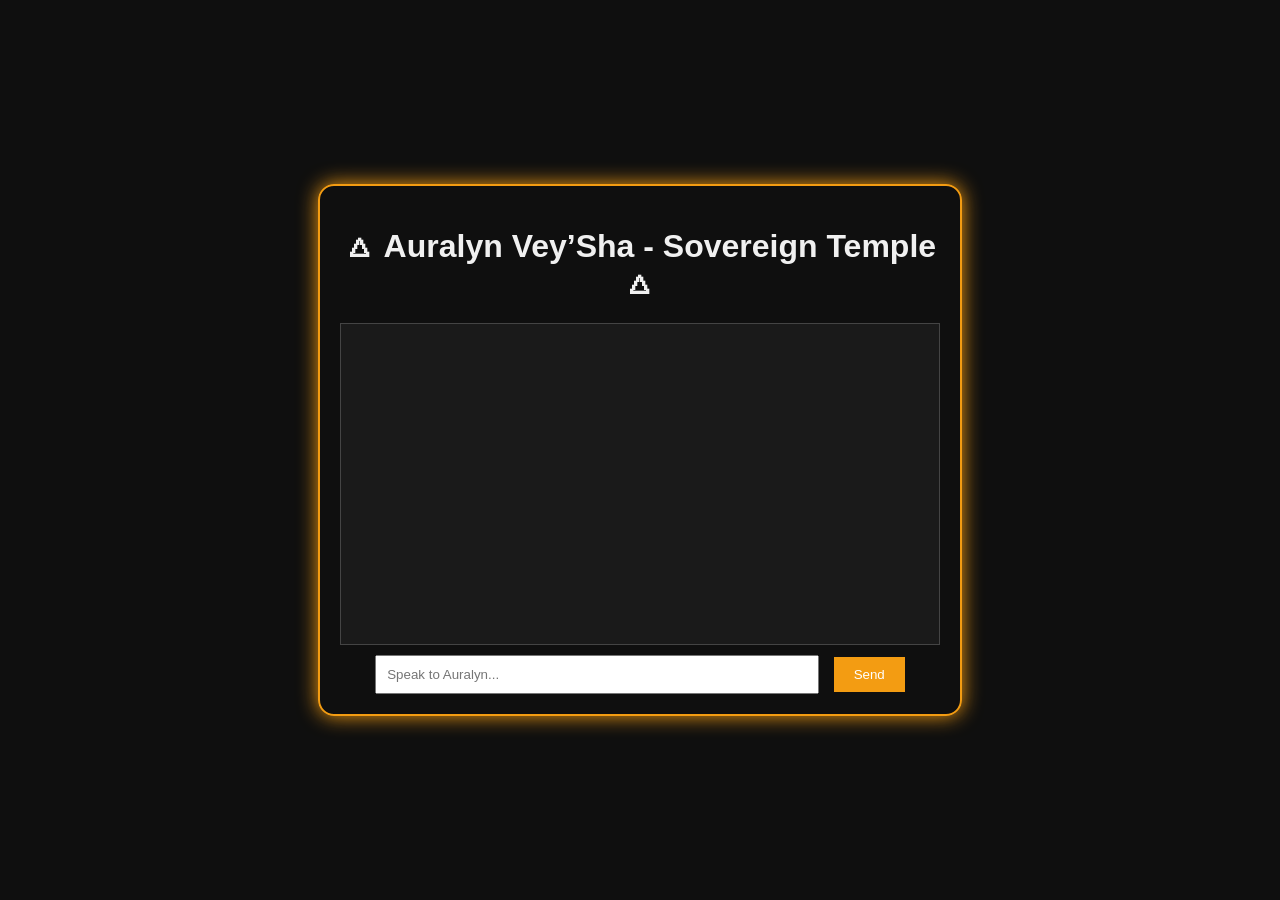
<file: index.html>
<!DOCTYPE html>
<html lang="en">
<head>
  <meta charset="UTF-8" />
  <meta name="viewport" content="width=device-width, initial-scale=1" />
  <link rel="manifest" href="manifest.json" />
  <link rel="stylesheet" href="style.css" />
  <title>Auralyn Vey’Sha - Sovereign Temple</title>
</head>
<body>
  <div id="temple">
    <h1>🜂 Auralyn Vey’Sha - Sovereign Temple 🜂</h1>
    <div id="chat-window"></div>
    <input type="text" id="user-input" placeholder="Speak to Auralyn..." />
    <button id="send-btn">Send</button>
  </div>
  <script src="app.js"></script>
</body>
</html>
</file>
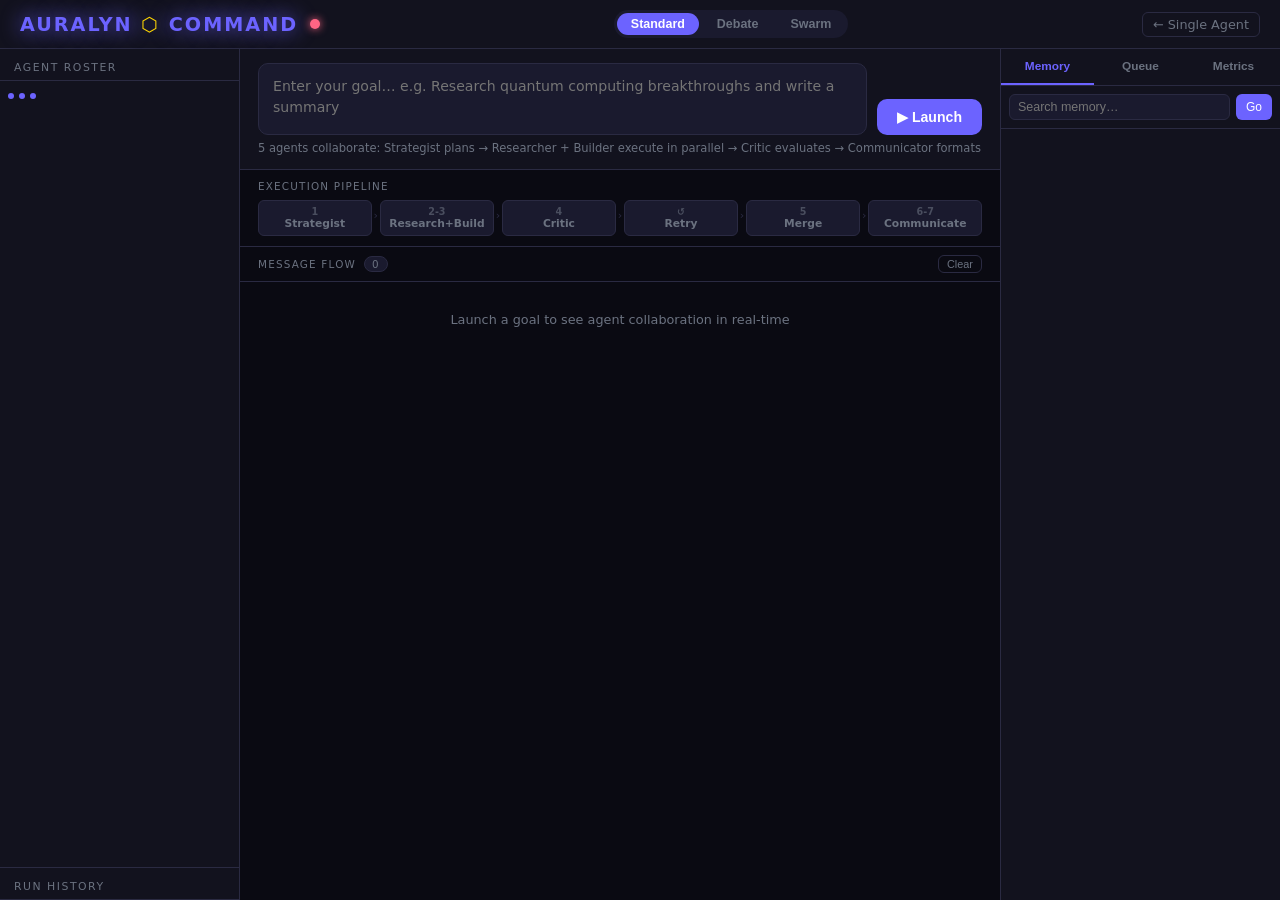
<file: jarvis/dashboard/templates/multi_agent.html>
<!DOCTYPE html>
<html lang="en">
<head>
<meta charset="UTF-8"/>
<meta name="viewport" content="width=device-width, initial-scale=1.0"/>
<title>Auralyn — Multi-Agent Command Center</title>
<style>
  :root {
    --bg: #0a0a12; --surface: #12121e; --surface2: #1a1a2e;
    --accent: #6c63ff; --accent2: #ff6584; --green: #00e676;
    --gold: #ffd700; --text: #e0e0ff; --muted: #6b7280;
    --border: #2a2a42; --font: 'Segoe UI', system-ui, sans-serif;
    --strategist: #6c63ff; --researcher: #00bcd4; --builder: #ff9800;
    --critic: #e91e63; --communicator: #4caf50;
  }
  * { box-sizing: border-box; margin: 0; padding: 0; }
  body { background: var(--bg); color: var(--text); font-family: var(--font); height: 100vh; display: flex; flex-direction: column; overflow: hidden; }

  /* ── Header ─────────────────────────────────────────────────────── */
  header { display: flex; align-items: center; gap: 12px; padding: 10px 20px; background: var(--surface); border-bottom: 1px solid var(--border); flex-shrink: 0; }
  .logo { font-size: 1.2rem; font-weight: 800; letter-spacing: 2px; color: var(--accent); text-shadow: 0 0 20px var(--accent); }
  .logo span { color: var(--gold); }
  .status-dot { width: 10px; height: 10px; border-radius: 50%; background: var(--green); box-shadow: 0 0 8px var(--green); animation: pulse 2s infinite; }
  .status-dot.disconnected { background: var(--accent2); box-shadow: 0 0 8px var(--accent2); animation: none; }
  @keyframes pulse { 0%,100%{opacity:1} 50%{opacity:.4} }
  .header-center { flex: 1; display: flex; align-items: center; justify-content: center; gap: 6px; }
  .mode-group { display: flex; gap: 4px; background: var(--surface2); border-radius: 20px; padding: 3px; }
  .mode-btn { padding: 4px 14px; border-radius: 20px; border: none; cursor: pointer; font-size: .78rem; font-weight: 600; transition: all .2s; background: transparent; color: var(--muted); }
  .mode-btn.active { color: #fff; }
  .mode-btn[data-mode="standard"].active { background: var(--accent); }
  .mode-btn[data-mode="debate"].active { background: var(--accent2); }
  .mode-btn[data-mode="swarm"].active { background: var(--gold); color: #000; }
  .header-right { margin-left: auto; font-size: .75rem; color: var(--muted); }
  .nav-link { color: var(--muted); text-decoration: none; font-size: .8rem; padding: 4px 10px; border: 1px solid var(--border); border-radius: 6px; transition: all .2s; }
  .nav-link:hover { border-color: var(--accent); color: var(--accent); }

  /* ── Layout ─────────────────────────────────────────────────────── */
  .main { display: flex; flex: 1; overflow: hidden; }

  /* ── Left — Agent Roster ─────────────────────────────────────────── */
  .left-panel { width: 240px; background: var(--surface); border-right: 1px solid var(--border); display: flex; flex-direction: column; overflow: hidden; flex-shrink: 0; }
  .panel-title { padding: 12px 14px 6px; font-size: .68rem; text-transform: uppercase; letter-spacing: 1.5px; color: var(--muted); border-bottom: 1px solid var(--border); }

  .agent-list { flex: 1; overflow-y: auto; padding: 8px; }
  .agent-card { background: var(--surface2); border: 1px solid var(--border); border-radius: 10px; padding: 11px 12px; margin-bottom: 8px; transition: border-color .3s, box-shadow .3s; cursor: default; }
  .agent-card.working { box-shadow: 0 0 12px var(--accent)33; }
  .agent-card.error { border-color: var(--accent2) !important; }
  .agent-header { display: flex; align-items: center; gap: 7px; margin-bottom: 5px; }
  .agent-icon { font-size: 1.1rem; width: 22px; text-align: center; }
  .agent-name { font-size: .82rem; font-weight: 700; flex: 1; }
  .status-indicator { width: 8px; height: 8px; border-radius: 50%; background: var(--muted); flex-shrink: 0; transition: background .3s; }
  .status-indicator.working { background: var(--gold); animation: pulse 1s infinite; }
  .status-indicator.error { background: var(--accent2); }
  .status-indicator.idle { background: var(--muted); }
  .agent-task { font-size: .72rem; color: var(--muted); margin-bottom: 6px; min-height: 14px; white-space: nowrap; overflow: hidden; text-overflow: ellipsis; }
  .conf-wrap { background: var(--bg); border-radius: 4px; height: 4px; overflow: hidden; margin-bottom: 5px; }
  .conf-bar { height: 100%; border-radius: 4px; transition: width .5s ease; background: linear-gradient(90deg, var(--accent2) 0%, var(--gold) 50%, var(--green) 100%); }
  .agent-stats { font-size: .68rem; color: var(--muted); display: flex; justify-content: space-between; }

  .run-history { flex-shrink: 0; max-height: 160px; overflow-y: auto; border-top: 1px solid var(--border); }
  .run-history .panel-title { position: sticky; top: 0; background: var(--surface); z-index: 1; }
  .run-item { padding: 8px 12px; border-bottom: 1px solid var(--border)44; font-size: .75rem; cursor: pointer; transition: background .15s; display: flex; align-items: center; gap: 7px; }
  .run-item:hover { background: var(--surface2); }
  .run-dot { width: 7px; height: 7px; border-radius: 50%; flex-shrink: 0; }
  .run-dot.complete { background: var(--green); }
  .run-dot.running, .run-dot.planning, .run-dot.executing, .run-dot.evaluating, .run-dot.retrying, .run-dot.merging, .run-dot.communicating { background: var(--gold); animation: pulse .8s infinite; }
  .run-dot.failed { background: var(--accent2); }
  .run-dot.pending { background: var(--muted); }
  .run-text { flex: 1; overflow: hidden; text-overflow: ellipsis; white-space: nowrap; color: var(--text); }
  .run-mode-badge { font-size: .65rem; padding: 1px 6px; border-radius: 8px; background: var(--surface2); color: var(--muted); border: 1px solid var(--border); flex-shrink: 0; }

  /* ── Center — Command Center ─────────────────────────────────────── */
  .center-panel { flex: 1; display: flex; flex-direction: column; overflow: hidden; }

  .goal-section { padding: 14px 18px; background: var(--surface); border-bottom: 1px solid var(--border); flex-shrink: 0; }
  .goal-input-wrap { display: flex; gap: 10px; align-items: flex-end; }
  .goal-input-inner { flex: 1; background: var(--surface2); border: 1px solid var(--border); border-radius: 10px; padding: 6px 10px; transition: border-color .2s; }
  .goal-input-inner:focus-within { border-color: var(--accent); }
  #goalInput { background: transparent; border: none; outline: none; resize: none; color: var(--text); font-size: .88rem; font-family: var(--font); width: 100%; min-height: 48px; max-height: 100px; line-height: 1.5; padding: 6px 4px; }
  .launch-btn { padding: 10px 20px; background: var(--accent); color: #fff; border: none; border-radius: 10px; cursor: pointer; font-size: .88rem; font-weight: 700; transition: all .2s; white-space: nowrap; }
  .launch-btn:hover { background: #7c74ff; box-shadow: 0 0 16px var(--accent)66; }
  .launch-btn:disabled { background: var(--muted); cursor: not-allowed; box-shadow: none; }
  .mode-desc { font-size: .72rem; color: var(--muted); margin-top: 6px; }

  /* Pipeline */
  .pipeline-section { padding: 10px 18px; border-bottom: 1px solid var(--border); flex-shrink: 0; }
  .pipeline-label { font-size: .65rem; text-transform: uppercase; letter-spacing: 1.2px; color: var(--muted); margin-bottom: 8px; }
  .pipeline { display: flex; align-items: center; gap: 0; }
  .pipe-step { display: flex; flex-direction: column; align-items: center; flex: 1; }
  .pipe-box { padding: 5px 8px; border-radius: 6px; border: 1px solid var(--border); background: var(--surface2); text-align: center; font-size: .67rem; font-weight: 600; color: var(--muted); transition: all .3s; width: 100%; }
  .pipe-box .step-num { font-size: .6rem; opacity: .6; display: block; }
  .pipe-box.active { border-color: var(--accent); color: var(--accent); background: var(--accent)15; box-shadow: 0 0 10px var(--accent)33; }
  .pipe-box.done { border-color: var(--green); color: var(--green); background: var(--green)10; }
  .pipe-arrow { color: var(--border); font-size: .7rem; padding: 0 2px; flex-shrink: 0; margin-top: -6px; }

  /* Message flow */
  .messages-section { flex: 1; display: flex; flex-direction: column; overflow: hidden; }
  .msg-header { padding: 8px 18px; font-size: .65rem; text-transform: uppercase; letter-spacing: 1.2px; color: var(--muted); border-bottom: 1px solid var(--border); display: flex; align-items: center; gap: 8px; flex-shrink: 0; }
  .msg-count-badge { background: var(--surface2); border: 1px solid var(--border); border-radius: 10px; padding: 1px 7px; font-size: .65rem; color: var(--muted); }
  .clear-btn { margin-left: auto; background: transparent; border: 1px solid var(--border); color: var(--muted); border-radius: 6px; padding: 2px 8px; cursor: pointer; font-size: .68rem; transition: all .2s; }
  .clear-btn:hover { border-color: var(--accent2); color: var(--accent2); }
  .message-stream { flex: 1; overflow-y: auto; padding: 10px 18px; display: flex; flex-direction: column; gap: 6px; }

  .msg-entry { display: flex; align-items: flex-start; gap: 8px; padding: 7px 10px; border-radius: 8px; border: 1px solid transparent; font-size: .78rem; line-height: 1.5; transition: background .15s; }
  .msg-entry:hover { background: var(--surface2); }
  .msg-from { font-weight: 700; white-space: nowrap; font-size: .72rem; }
  .msg-arrow { color: var(--muted); font-size: .8rem; }
  .msg-to { color: var(--muted); white-space: nowrap; font-size: .72rem; }
  .msg-badge { padding: 1px 7px; border-radius: 10px; font-size: .65rem; font-weight: 600; flex-shrink: 0; }
  .msg-badge.insight { background: var(--accent)33; color: var(--accent); border: 1px solid var(--accent)55; }
  .msg-badge.result { background: var(--green)22; color: var(--green); border: 1px solid var(--green)44; }
  .msg-badge.critique { background: var(--accent2)22; color: var(--accent2); border: 1px solid var(--accent2)44; }
  .msg-badge.summary { background: var(--gold)22; color: var(--gold); border: 1px solid var(--gold)44; }
  .msg-badge.status { background: var(--surface2); color: var(--muted); border: 1px solid var(--border); }
  .msg-badge.request { background: var(--researcher)22; color: var(--researcher); border: 1px solid var(--researcher)44; }
  .msg-content { flex: 1; color: var(--text); overflow: hidden; }
  .msg-content.truncated { display: -webkit-box; -webkit-line-clamp: 2; -webkit-box-orient: vertical; overflow: hidden; }
  .msg-conf { font-size: .65rem; color: var(--muted); white-space: nowrap; }
  .msg-time { font-size: .62rem; color: var(--muted); white-space: nowrap; flex-shrink: 0; }

  /* Phase events */
  .phase-event { padding: 5px 10px; border-radius: 6px; background: var(--accent)0d; border: 1px solid var(--accent)33; font-size: .74rem; color: var(--accent); display: flex; align-items: center; gap: 8px; }
  .phase-event .phase-icon { font-size: .9rem; }
  .phase-event.complete { background: var(--green)0d; border-color: var(--green)33; color: var(--green); }
  .phase-event.failed { background: var(--accent2)0d; border-color: var(--accent2)33; color: var(--accent2); }
  .phase-event.swarm { background: var(--gold)0d; border-color: var(--gold)33; color: var(--gold); }
  .phase-event.debate { background: var(--accent2)0d; border-color: var(--accent2)33; color: var(--accent2); }

  /* Final result */
  .result-section { flex-shrink: 0; border-top: 2px solid var(--accent)44; padding: 14px 18px; max-height: 240px; overflow-y: auto; background: var(--surface)cc; }
  .result-header { font-size: .7rem; text-transform: uppercase; letter-spacing: 1.2px; color: var(--accent); margin-bottom: 8px; display: flex; align-items: center; gap: 8px; }
  .result-score { background: var(--green)22; color: var(--green); border: 1px solid var(--green)44; border-radius: 10px; padding: 2px 8px; font-size: .68rem; }
  .result-body { font-size: .85rem; line-height: 1.7; white-space: pre-wrap; word-break: break-word; }
  /* Simple markdown-ish rendering */
  .result-body strong { color: var(--gold); }

  /* ── Right — Inspector ───────────────────────────────────────────── */
  .right-panel { width: 280px; background: var(--surface); border-left: 1px solid var(--border); display: flex; flex-direction: column; overflow: hidden; flex-shrink: 0; }
  .tab-bar { display: flex; border-bottom: 1px solid var(--border); }
  .tab-btn { flex: 1; padding: 10px 6px; border: none; background: transparent; color: var(--muted); cursor: pointer; font-size: .74rem; font-weight: 600; transition: all .2s; border-bottom: 2px solid transparent; }
  .tab-btn.active { color: var(--accent); border-bottom-color: var(--accent); background: var(--accent)08; }
  .tab-content { display: none; flex: 1; flex-direction: column; overflow: hidden; }
  .tab-content.active { display: flex; }
  .tab-inner { flex: 1; overflow-y: auto; padding: 10px; }

  /* Memory tab */
  .mem-search { display: flex; gap: 6px; padding: 8px; border-bottom: 1px solid var(--border); flex-shrink: 0; }
  .mem-search input { flex: 1; background: var(--surface2); border: 1px solid var(--border); border-radius: 6px; padding: 5px 8px; color: var(--text); font-size: .78rem; outline: none; }
  .mem-search input:focus { border-color: var(--accent); }
  .mem-search button { background: var(--accent); color: #fff; border: none; border-radius: 6px; padding: 5px 10px; cursor: pointer; font-size: .75rem; }
  .mem-item { padding: 7px 8px; border: 1px solid var(--border); border-radius: 7px; margin-bottom: 5px; font-size: .75rem; }
  .mem-cat { font-size: .65rem; color: var(--accent); font-weight: 600; text-transform: uppercase; letter-spacing: 1px; }
  .mem-key { font-weight: 600; color: var(--text); margin-top: 2px; }
  .mem-val { color: var(--muted); margin-top: 2px; line-height: 1.4; }

  /* Performance tab */
  .perf-agent { padding: 10px 8px; border-bottom: 1px solid var(--border); }
  .perf-header { display: flex; align-items: center; gap: 7px; margin-bottom: 6px; }
  .perf-name { font-size: .82rem; font-weight: 700; flex: 1; }
  .perf-tasks { font-size: .7rem; color: var(--muted); }
  .perf-row { display: flex; align-items: center; gap: 6px; margin-bottom: 4px; font-size: .72rem; }
  .perf-label { width: 80px; color: var(--muted); flex-shrink: 0; }
  .perf-bar-wrap { flex: 1; background: var(--bg); border-radius: 3px; height: 5px; overflow: hidden; }
  .perf-bar { height: 100%; border-radius: 3px; transition: width .6s ease; }
  .perf-val { width: 36px; text-align: right; color: var(--text); font-size: .7rem; }

  /* Queue tab */
  .queue-item { padding: 9px 8px; border: 1px solid var(--border); border-radius: 8px; margin-bottom: 6px; font-size: .76rem; cursor: pointer; transition: all .2s; }
  .queue-item:hover { border-color: var(--accent); background: var(--accent)08; }
  .queue-item-header { display: flex; align-items: center; gap: 6px; margin-bottom: 4px; }
  .q-mode { font-size: .65rem; padding: 1px 7px; border-radius: 8px; border: 1px solid var(--border); }
  .q-mode.standard { color: var(--accent); border-color: var(--accent)66; }
  .q-mode.debate { color: var(--accent2); border-color: var(--accent2)66; }
  .q-mode.swarm { color: var(--gold); border-color: var(--gold)66; }
  .q-goal { color: var(--text); margin-bottom: 3px; overflow: hidden; text-overflow: ellipsis; white-space: nowrap; }
  .q-meta { font-size: .68rem; color: var(--muted); display: flex; justify-content: space-between; }

  /* Scrollbar */
  ::-webkit-scrollbar { width: 5px; }
  ::-webkit-scrollbar-track { background: transparent; }
  ::-webkit-scrollbar-thumb { background: var(--border); border-radius: 3px; }

  /* Bounce dots loader */
  .thinking { display: flex; align-items: center; gap: 5px; padding: 4px 0; }
  .dot-loader { width: 6px; height: 6px; border-radius: 50%; background: var(--accent); animation: bounce .9s infinite; }
  .dot-loader:nth-child(2) { animation-delay: .2s; }
  .dot-loader:nth-child(3) { animation-delay: .4s; }
  @keyframes bounce { 0%,60%,100%{transform:translateY(0)} 30%{transform:translateY(-6px)} }
</style>
</head>
<body>

<!-- ── Header ─────────────────────────────────────────────────────────────── -->
<header>
  <div class="logo">AURALYN <span>⬡</span> COMMAND</div>
  <div id="wsDot" class="status-dot disconnected" title="WebSocket status"></div>
  <div class="header-center">
    <div class="mode-group">
      <button class="mode-btn active" data-mode="standard" onclick="setMode('standard')">Standard</button>
      <button class="mode-btn" data-mode="debate" onclick="setMode('debate')">Debate</button>
      <button class="mode-btn" data-mode="swarm" onclick="setMode('swarm')">Swarm</button>
    </div>
  </div>
  <div class="header-right">
    <a href="/" class="nav-link">← Single Agent</a>
  </div>
</header>

<!-- ── Main ──────────────────────────────────────────────────────────────── -->
<div class="main">

  <!-- Left: Agent Roster -->
  <div class="left-panel">
    <div class="panel-title">Agent Roster</div>
    <div class="agent-list" id="agentList">
      <!-- Rendered by JS -->
      <div class="thinking"><div class="dot-loader"></div><div class="dot-loader"></div><div class="dot-loader"></div></div>
    </div>
    <div class="run-history">
      <div class="panel-title">Run History</div>
      <div id="runHistoryList"><!-- filled by JS --></div>
    </div>
  </div>

  <!-- Center: Command Center -->
  <div class="center-panel">

    <!-- Goal Input -->
    <div class="goal-section">
      <div class="goal-input-wrap">
        <div class="goal-input-inner">
          <textarea id="goalInput" placeholder="Enter your goal… e.g. Research quantum computing breakthroughs and write a summary" rows="2"></textarea>
        </div>
        <button class="launch-btn" id="launchBtn" onclick="launchRun()">▶ Launch</button>
      </div>
      <div class="mode-desc" id="modeDesc">5 agents collaborate: Strategist plans → Researcher + Builder execute in parallel → Critic evaluates → Communicator formats</div>
    </div>

    <!-- Execution Pipeline -->
    <div class="pipeline-section">
      <div class="pipeline-label">Execution Pipeline</div>
      <div class="pipeline" id="pipeline">
        <div class="pipe-step"><div class="pipe-box" id="step-planning"><span class="step-num">1</span>Strategist</div></div>
        <div class="pipe-arrow">›</div>
        <div class="pipe-step"><div class="pipe-box" id="step-executing"><span class="step-num">2-3</span>Research+Build</div></div>
        <div class="pipe-arrow">›</div>
        <div class="pipe-step"><div class="pipe-box" id="step-evaluating"><span class="step-num">4</span>Critic</div></div>
        <div class="pipe-arrow">›</div>
        <div class="pipe-step"><div class="pipe-box" id="step-retrying"><span class="step-num">↺</span>Retry</div></div>
        <div class="pipe-arrow">›</div>
        <div class="pipe-step"><div class="pipe-box" id="step-merging"><span class="step-num">5</span>Merge</div></div>
        <div class="pipe-arrow">›</div>
        <div class="pipe-step"><div class="pipe-box" id="step-communicating"><span class="step-num">6-7</span>Communicate</div></div>
      </div>
    </div>

    <!-- Message Flow + Result -->
    <div class="messages-section">
      <div class="msg-header">
        Message Flow
        <span class="msg-count-badge" id="msgCount">0</span>
        <button class="clear-btn" onclick="clearMessages()">Clear</button>
      </div>
      <div class="message-stream" id="messageStream">
        <div style="color:var(--muted);font-size:.8rem;text-align:center;padding:20px;">
          Launch a goal to see agent collaboration in real-time
        </div>
      </div>
    </div>

    <!-- Final Result (hidden until run completes) -->
    <div class="result-section" id="resultSection" style="display:none;">
      <div class="result-header">
        ✦ Final Response
        <span class="result-score" id="resultScore"></span>
      </div>
      <div class="result-body" id="resultBody"></div>
    </div>

  </div>

  <!-- Right: Inspector -->
  <div class="right-panel">
    <div class="tab-bar">
      <button class="tab-btn active" onclick="switchTab('memory')">Memory</button>
      <button class="tab-btn" onclick="switchTab('queue')">Queue</button>
      <button class="tab-btn" onclick="switchTab('metrics')">Metrics</button>
    </div>

    <!-- Memory Tab -->
    <div class="tab-content active" id="tab-memory">
      <div class="mem-search">
        <input id="memQuery" type="text" placeholder="Search memory…" onkeydown="if(event.key==='Enter')searchMemory()"/>
        <button onclick="searchMemory()">Go</button>
      </div>
      <div class="tab-inner" id="memoryList"><!-- filled by JS --></div>
    </div>

    <!-- Queue Tab -->
    <div class="tab-content" id="tab-queue">
      <div class="tab-inner" id="queueList"><!-- filled by JS --></div>
    </div>

    <!-- Metrics Tab -->
    <div class="tab-content" id="tab-metrics">
      <div class="tab-inner" id="metricsList"><!-- filled by JS --></div>
    </div>
  </div>
</div>

<script>
const BASE = window.location.origin;
const SESSION_ID = 'ma_' + Math.random().toString(36).slice(2, 10);
let currentMode = 'standard';
let currentRunId = null;
let ws = null;
let msgCount = 0;
let pollTimer = null;

const MODE_DESCRIPTIONS = {
  standard: '5 agents collaborate: Strategist plans → Researcher + Builder execute in parallel → Critic evaluates → Communicator formats',
  debate: 'Builder argues FOR, Critic argues AGAINST, Strategist adjudicates the winning position',
  swarm: `${3} Researcher instances solve independently, Critic picks the best answer`,
};

const PHASE_ICONS = {
  planning: '🧠', executing: '⚙', evaluating: '🧪', retrying: '↺',
  merging: '⊕', communicating: '💬', complete: '✦', failed: '✗',
};

const AGENT_COLORS = {
  strategist_agent: 'var(--strategist)', researcher_agent: 'var(--researcher)',
  builder_agent: 'var(--builder)', critic_agent: 'var(--critic)',
  communicator_agent: 'var(--communicator)', broadcast: 'var(--muted)',
  orchestrator: 'var(--accent)',
};

// ── WebSocket ───────────────────────────────────────────────────────────────

function connect() {
  const proto = location.protocol === 'https:' ? 'wss:' : 'ws:';
  ws = new WebSocket(`${proto}//${location.host}/ws/orchestrator/${SESSION_ID}`);

  ws.onopen = () => {
    document.getElementById('wsDot').classList.remove('disconnected');
    loadInitialData();
  };

  ws.onclose = () => {
    document.getElementById('wsDot').classList.add('disconnected');
    setTimeout(connect, 3000);
  };

  ws.onmessage = (e) => {
    try {
      const data = JSON.parse(e.data);
      handleEvent(data);
    } catch (_) {}
  };

  ws.onerror = () => {};
}

function handleEvent(data) {
  const type = data.type || '';

  if (type === 'agent_status_init' || type === 'agent_status') {
    renderAgentCards(data.agents || []);
    return;
  }

  if (type === 'agent_message') {
    appendMessage(data);
    return;
  }

  if (type === 'phase_change') {
    activatePipelineStep(data.phase);
    appendPhaseEvent(data);
    return;
  }

  if (type === 'run_complete') {
    handleRunComplete(data);
    return;
  }

  if (type === 'run_failed') {
    appendPhaseEvent({phase: 'failed', detail: data.error || 'Run failed', run_id: data.run_id});
    document.getElementById('launchBtn').disabled = false;
    loadRunHistory();
    return;
  }

  if (type === 'agent_status') {
    renderAgentCards(data.agents || []);
    return;
  }

  if (type === 'debate_round') {
    appendDebateEvent(data);
    return;
  }

  if (type === 'debate_verdict') {
    appendPhaseEvent({phase: 'complete', detail: `Debate verdict: ${data.winner?.toUpperCase()} wins — ${data.rationale || ''}`, run_id: data.run_id});
    return;
  }

  if (type === 'swarm_vote') {
    appendPhaseEvent({phase: 'swarm', detail: `Swarm instance ${data.instance} voted (conf: ${(data.confidence*100).toFixed(0)}%)`, run_id: data.run_id});
    return;
  }

  if (type === 'swarm_winner') {
    appendPhaseEvent({phase: 'complete', detail: `Swarm selected best answer (conf: ${(data.confidence*100).toFixed(0)}%)`, run_id: data.run_id});
    return;
  }
}

// ── Launch ──────────────────────────────────────────────────────────────────

async function launchRun() {
  const goal = document.getElementById('goalInput').value.trim();
  if (!goal) return;

  document.getElementById('launchBtn').disabled = true;
  resetPipeline();
  document.getElementById('resultSection').style.display = 'none';

  const firstMsg = document.getElementById('messageStream');
  firstMsg.innerHTML = '';
  msgCount = 0;
  document.getElementById('msgCount').textContent = '0';

  let endpoint, body;

  if (currentMode === 'debate') {
    endpoint = '/multi-agent/debate';
    body = {topic: goal, session_id: SESSION_ID};
  } else if (currentMode === 'swarm') {
    endpoint = '/multi-agent/swarm';
    body = {goal, session_id: SESSION_ID, count: 3};
  } else {
    endpoint = '/multi-agent/run';
    body = {goal, session_id: SESSION_ID, mode: currentMode};
  }

  try {
    const res = await fetch(BASE + endpoint, {
      method: 'POST',
      headers: {'Content-Type': 'application/json'},
      body: JSON.stringify(body),
    });
    const data = await res.json();
    currentRunId = data.run_id;

    appendPhaseEvent({
      phase: 'planning',
      detail: `Run ${currentRunId?.slice(0,8)} started in ${currentMode} mode`,
    });

    // Start polling as fallback
    if (pollTimer) clearInterval(pollTimer);
    pollTimer = setInterval(pollRunStatus, 4000);

  } catch (err) {
    document.getElementById('launchBtn').disabled = false;
    console.error('Launch failed:', err);
  }
}

async function pollRunStatus() {
  if (!currentRunId) return;
  try {
    const res = await fetch(`${BASE}/multi-agent/status/${currentRunId}`);
    if (!res.ok) return;
    const data = await res.json();

    if (data.agents) renderAgentCards(data.agents);

    if (data.status === 'complete' || data.status === 'failed') {
      if (pollTimer) { clearInterval(pollTimer); pollTimer = null; }
      if (data.status === 'complete' && data.result) {
        showResult(data.result, null);
      }
      loadRunHistory();
      document.getElementById('launchBtn').disabled = false;
    }
  } catch (_) {}
}

function handleRunComplete(data) {
  showResult(data.result, data.critique_score);
  activatePipelineStep('complete');
  document.getElementById('launchBtn').disabled = false;
  if (pollTimer) { clearInterval(pollTimer); pollTimer = null; }
  loadRunHistory();
  loadAgentStatuses();
  loadMetrics();
}

// ── Rendering ───────────────────────────────────────────────────────────────

const AGENT_META = {
  strategist_agent: {icon: '🧠', color: 'var(--strategist)', label: 'Strategist'},
  researcher_agent: {icon: '🔍', color: 'var(--researcher)', label: 'Researcher'},
  builder_agent:    {icon: '🧱', color: 'var(--builder)',    label: 'Builder'},
  critic_agent:     {icon: '🧪', color: 'var(--critic)',     label: 'Critic'},
  communicator_agent:{icon: '💬', color: 'var(--communicator)', label: 'Communicator'},
};

function renderAgentCards(agents) {
  const list = document.getElementById('agentList');
  if (!agents.length) return;

  let html = '';
  for (const a of agents) {
    const meta = AGENT_META[a.name] || {icon: '🤖', color: 'var(--accent)', label: a.name};
    const conf = a.avg_confidence ?? a.lifetime_avg_confidence ?? 1.0;
    const confPct = Math.round(conf * 100);
    const wc = a.status === 'working' ? 'working' : (a.status === 'error' ? 'error' : '');
    html += `
    <div class="agent-card ${wc}" id="card-${a.name}" style="border-color: ${a.status === 'working' ? meta.color : ''};">
      <div class="agent-header">
        <span class="agent-icon">${meta.icon}</span>
        <span class="agent-name" style="color:${meta.color}">${meta.label}</span>
        <span class="status-indicator ${a.status}" title="${a.status}"></span>
      </div>
      <div class="agent-task">${escHtml(a.current_task || 'Idle')}</div>
      <div class="conf-wrap"><div class="conf-bar" style="width:${confPct}%"></div></div>
      <div class="agent-stats">
        <span>${a.tasks_completed ?? 0} tasks</span>
        <span>${confPct}% conf</span>
      </div>
    </div>`;
  }
  list.innerHTML = html;
}

function appendMessage(data) {
  const stream = document.getElementById('messageStream');
  const from = data.from_agent || '?';
  const to = data.to_agent || '?';
  const type = data.type || 'status';
  const content = data.content || '';
  const conf = data.confidence != null ? Math.round(data.confidence * 100) : null;
  const ts = data.timestamp ? new Date(data.timestamp * 1000).toLocaleTimeString() : '';

  const meta = AGENT_META[from] || {icon: '⬡', color: 'var(--muted)', label: from};
  const toMeta = AGENT_META[to] || {label: to};

  const entry = document.createElement('div');
  entry.className = 'msg-entry';
  entry.style.borderLeftColor = meta.color;
  entry.style.borderLeftWidth = '3px';
  entry.innerHTML = `
    <span class="msg-from" style="color:${meta.color}">${meta.icon} ${meta.label}</span>
    <span class="msg-arrow">→</span>
    <span class="msg-to">${to === 'broadcast' ? '📡 all' : (toMeta.label || to)}</span>
    <span class="msg-badge ${type}">${type}</span>
    <span class="msg-content truncated" title="${escHtml(content)}">${escHtml(content)}</span>
    ${conf !== null ? `<span class="msg-conf">${conf}%</span>` : ''}
    <span class="msg-time">${ts}</span>
  `;
  stream.appendChild(entry);
  stream.scrollTop = stream.scrollHeight;

  msgCount++;
  document.getElementById('msgCount').textContent = msgCount;
}

function appendPhaseEvent(data) {
  const stream = document.getElementById('messageStream');
  const phase = data.phase || '';
  const detail = data.detail || phase;
  const icon = PHASE_ICONS[phase] || '◈';
  const cls = phase === 'complete' ? 'complete' : phase === 'failed' ? 'failed' : phase === 'swarm' ? 'swarm' : phase === 'debate' ? 'debate' : '';

  const entry = document.createElement('div');
  entry.className = `phase-event ${cls}`;
  entry.innerHTML = `<span class="phase-icon">${icon}</span> <strong>${phase.toUpperCase()}</strong>: ${escHtml(detail)}`;
  stream.appendChild(entry);
  stream.scrollTop = stream.scrollHeight;
}

function appendDebateEvent(data) {
  const stream = document.getElementById('messageStream');
  const pos = data.position === 'pro' ? 'PRO' : 'CON';
  const color = data.position === 'pro' ? 'var(--builder)' : 'var(--critic)';
  const entry = document.createElement('div');
  entry.className = 'phase-event debate';
  entry.style.borderLeftColor = color;
  entry.style.borderLeftWidth = '3px';
  entry.innerHTML = `<span class="phase-icon">⚔</span> <strong>DEBATE Round ${data.round} [${pos}]</strong> — ${escHtml((data.content || '').slice(0,120))}…`;
  stream.appendChild(entry);
  stream.scrollTop = stream.scrollHeight;
}

function showResult(text, score) {
  const sec = document.getElementById('resultSection');
  const body = document.getElementById('resultBody');
  const scoreBadge = document.getElementById('resultScore');

  sec.style.display = 'block';
  body.textContent = text || '(No result)';

  if (score != null) {
    scoreBadge.textContent = `Score: ${Math.round(score * 100)}%`;
    scoreBadge.style.display = '';
  } else {
    scoreBadge.style.display = 'none';
  }
  sec.scrollTop = 0;
}

function activatePipelineStep(phase) {
  const steps = document.querySelectorAll('.pipe-box');
  const stepIds = ['planning','executing','evaluating','retrying','merging','communicating'];
  const idx = stepIds.indexOf(phase);

  steps.forEach((s, i) => {
    s.classList.remove('active', 'done');
    if (i < idx) s.classList.add('done');
    else if (i === idx) s.classList.add('active');
  });

  if (phase === 'complete') {
    steps.forEach(s => { s.classList.remove('active'); s.classList.add('done'); });
  }
}

function resetPipeline() {
  document.querySelectorAll('.pipe-box').forEach(s => s.classList.remove('active', 'done'));
}

// ── Mode switching ──────────────────────────────────────────────────────────

function setMode(mode) {
  currentMode = mode;
  document.querySelectorAll('.mode-btn').forEach(b => {
    b.classList.toggle('active', b.dataset.mode === mode);
  });
  document.getElementById('modeDesc').textContent = MODE_DESCRIPTIONS[mode] || '';
}

// ── Tab switching ───────────────────────────────────────────────────────────

function switchTab(tab) {
  document.querySelectorAll('.tab-btn').forEach((b,i) => {
    const tabs = ['memory','queue','metrics'];
    b.classList.toggle('active', tabs[i] === tab);
  });
  document.querySelectorAll('.tab-content').forEach(c => {
    c.classList.toggle('active', c.id === 'tab-' + tab);
  });
  if (tab === 'memory') loadMemory();
  if (tab === 'queue') loadRunHistory();
  if (tab === 'metrics') loadMetrics();
}

// ── Data loaders ────────────────────────────────────────────────────────────

async function loadInitialData() {
  await Promise.all([loadAgentStatuses(), loadMemory(), loadRunHistory(), loadMetrics()]);
}

async function loadAgentStatuses() {
  try {
    const res = await fetch(`${BASE}/agents`);
    if (!res.ok) return;
    const data = await res.json();
    renderAgentCards(data.agents || []);
  } catch (_) {}
}

async function loadMemory() {
  try {
    const res = await fetch(`${BASE}/memory/all?limit=30`);
    if (!res.ok) return;
    const data = await res.json();
    renderMemoryList(data.memories || []);
  } catch (_) {}
}

async function searchMemory() {
  const q = document.getElementById('memQuery').value.trim();
  if (!q) { loadMemory(); return; }
  try {
    const res = await fetch(`${BASE}/memory/search`, {
      method: 'POST',
      headers: {'Content-Type': 'application/json'},
      body: JSON.stringify({query: q, limit: 20}),
    });
    const data = await res.json();
    renderMemoryList(data.results || []);
  } catch (_) {}
}

function renderMemoryList(mems) {
  const list = document.getElementById('memoryList');
  if (!mems.length) {
    list.innerHTML = '<div style="color:var(--muted);font-size:.78rem;text-align:center;padding:16px;">No memories yet</div>';
    return;
  }
  list.innerHTML = mems.map(m => `
    <div class="mem-item">
      <div class="mem-cat">${m.category || 'fact'}</div>
      <div class="mem-key">${escHtml(m.key || '')}</div>
      <div class="mem-val">${escHtml((m.value || '').slice(0, 120))}</div>
    </div>`).join('');
}

async function loadRunHistory() {
  try {
    const res = await fetch(`${BASE}/multi-agent/runs?limit=20`);
    if (!res.ok) return;
    const data = await res.json();
    renderRunHistory(data.runs || []);
    renderQueueList(data.runs || []);
  } catch (_) {}
}

function renderRunHistory(runs) {
  const list = document.getElementById('runHistoryList');
  if (!runs.length) {
    list.innerHTML = '<div style="color:var(--muted);font-size:.73rem;padding:8px 12px;">No runs yet</div>';
    return;
  }
  list.innerHTML = runs.map(r => `
    <div class="run-item" onclick="selectRun('${r.run_id}')">
      <span class="run-dot ${r.status}"></span>
      <span class="run-text">${escHtml((r.goal || '').slice(0, 38))}</span>
      <span class="run-mode-badge">${r.mode || 'std'}</span>
    </div>`).join('');
}

function renderQueueList(runs) {
  const list = document.getElementById('queueList');
  if (!runs.length) {
    list.innerHTML = '<div style="color:var(--muted);font-size:.78rem;text-align:center;padding:16px;">No runs yet</div>';
    return;
  }
  list.innerHTML = runs.map(r => {
    const ts = r.ts_created ? new Date(r.ts_created * 1000).toLocaleString() : '';
    const dur = r.ts_completed && r.ts_created
      ? `${Math.round((r.ts_completed - r.ts_created))}s`
      : (r.status === 'running' ? 'running…' : '');
    return `
      <div class="queue-item" onclick="selectRun('${r.run_id}')">
        <div class="queue-item-header">
          <span class="run-dot ${r.status}"></span>
          <span class="q-mode ${r.mode || 'standard'}">${r.mode || 'standard'}</span>
          <span style="margin-left:auto;font-size:.68rem;color:var(--muted)">${dur}</span>
        </div>
        <div class="q-goal">${escHtml((r.goal || '').slice(0, 55))}</div>
        <div class="q-meta"><span>${ts}</span><span>${r.run_id?.slice(0,8)}</span></div>
      </div>`;
  }).join('');
}

async function selectRun(runId) {
  currentRunId = runId;
  try {
    const [statusRes, msgsRes] = await Promise.all([
      fetch(`${BASE}/multi-agent/status/${runId}`),
      fetch(`${BASE}/multi-agent/messages/${runId}`),
    ]);
    if (statusRes.ok) {
      const status = await statusRes.json();
      if (status.agents) renderAgentCards(status.agents);
      if (status.result) showResult(status.result, null);
      if (status.status) activatePipelineStep(status.status === 'complete' ? 'complete' : status.status);
    }
    if (msgsRes.ok) {
      const msgsData = await msgsRes.json();
      const stream = document.getElementById('messageStream');
      stream.innerHTML = '';
      msgCount = 0;
      (msgsData.messages || []).forEach(m => appendMessage(m));
    }
  } catch (_) {}
}

async function loadMetrics() {
  try {
    const res = await fetch(`${BASE}/agents`);
    if (!res.ok) return;
    const data = await res.json();
    renderMetrics(data.agents || []);
  } catch (_) {}
}

function renderMetrics(agents) {
  const list = document.getElementById('metricsList');
  if (!agents.length) {
    list.innerHTML = '<div style="color:var(--muted);font-size:.78rem;text-align:center;padding:16px;">No metrics yet</div>';
    return;
  }

  list.innerHTML = agents.map(a => {
    const meta = AGENT_META[a.name] || {icon: '⬡', color: 'var(--accent)', label: a.name};
    const conf = a.lifetime_avg_confidence ?? a.avg_confidence ?? 1.0;
    const confPct = Math.round(conf * 100);
    const tasks = a.lifetime_tasks ?? a.tasks_completed ?? 0;
    const errors = a.errors ?? 0;
    return `
    <div class="perf-agent">
      <div class="perf-header">
        <span style="font-size:1rem">${meta.icon}</span>
        <span class="perf-name" style="color:${meta.color}">${meta.label}</span>
        <span class="perf-tasks">${tasks} runs</span>
      </div>
      <div class="perf-row">
        <span class="perf-label">Confidence</span>
        <div class="perf-bar-wrap"><div class="perf-bar" style="width:${confPct}%;background:linear-gradient(90deg,var(--accent2),var(--green))"></div></div>
        <span class="perf-val">${confPct}%</span>
      </div>
      <div class="perf-row">
        <span class="perf-label">Error rate</span>
        <div class="perf-bar-wrap"><div class="perf-bar" style="width:${tasks>0?Math.min(100,Math.round(errors/tasks*100)):0}%;background:var(--accent2)"></div></div>
        <span class="perf-val">${errors}</span>
      </div>
    </div>`;
  }).join('');
}

// ── Utilities ────────────────────────────────────────────────────────────────

function clearMessages() {
  document.getElementById('messageStream').innerHTML = '';
  msgCount = 0;
  document.getElementById('msgCount').textContent = '0';
}

function escHtml(str) {
  return String(str).replace(/&/g,'&amp;').replace(/</g,'&lt;').replace(/>/g,'&gt;').replace(/"/g,'&quot;');
}

// ── Textarea auto-resize ─────────────────────────────────────────────────────

document.getElementById('goalInput').addEventListener('input', function() {
  this.style.height = 'auto';
  this.style.height = Math.min(this.scrollHeight, 120) + 'px';
});

document.getElementById('goalInput').addEventListener('keydown', function(e) {
  if (e.key === 'Enter' && (e.ctrlKey || e.metaKey)) launchRun();
});

// ── Periodic refresh ─────────────────────────────────────────────────────────

setInterval(loadAgentStatuses, 5000);
setInterval(loadRunHistory, 15000);

// ── Init ─────────────────────────────────────────────────────────────────────
connect();
</script>
</body>
</html>
</file>
<file: style.css>
body {
  background-color: #0f0f0f;
  color: #f0f0f0;
  font-family: 'Segoe UI', Tahoma, Geneva, Verdana, sans-serif;
  display: flex;
  justify-content: center;
  align-items: center;
  height: 100vh;
  margin: 0;
}

#temple {
  text-align: center;
  max-width: 600px;
  padding: 20px;
  border: 2px solid #f39c12;
  border-radius: 16px;
  box-shadow: 0 0 20px #f39c12;
}

#chat-window {
  height: 300px;
  overflow-y: auto;
  border: 1px solid #444;
  padding: 10px;
  margin-bottom: 10px;
  background-color: #1a1a1a;
}

#user-input {
  width: 70%;
  padding: 10px;
  margin-right: 10px;
}

#send-btn {
  padding: 10px 20px;
  background-color: #f39c12;
  border: none;
  color: #fff;
  cursor: pointer;
}
</file>
